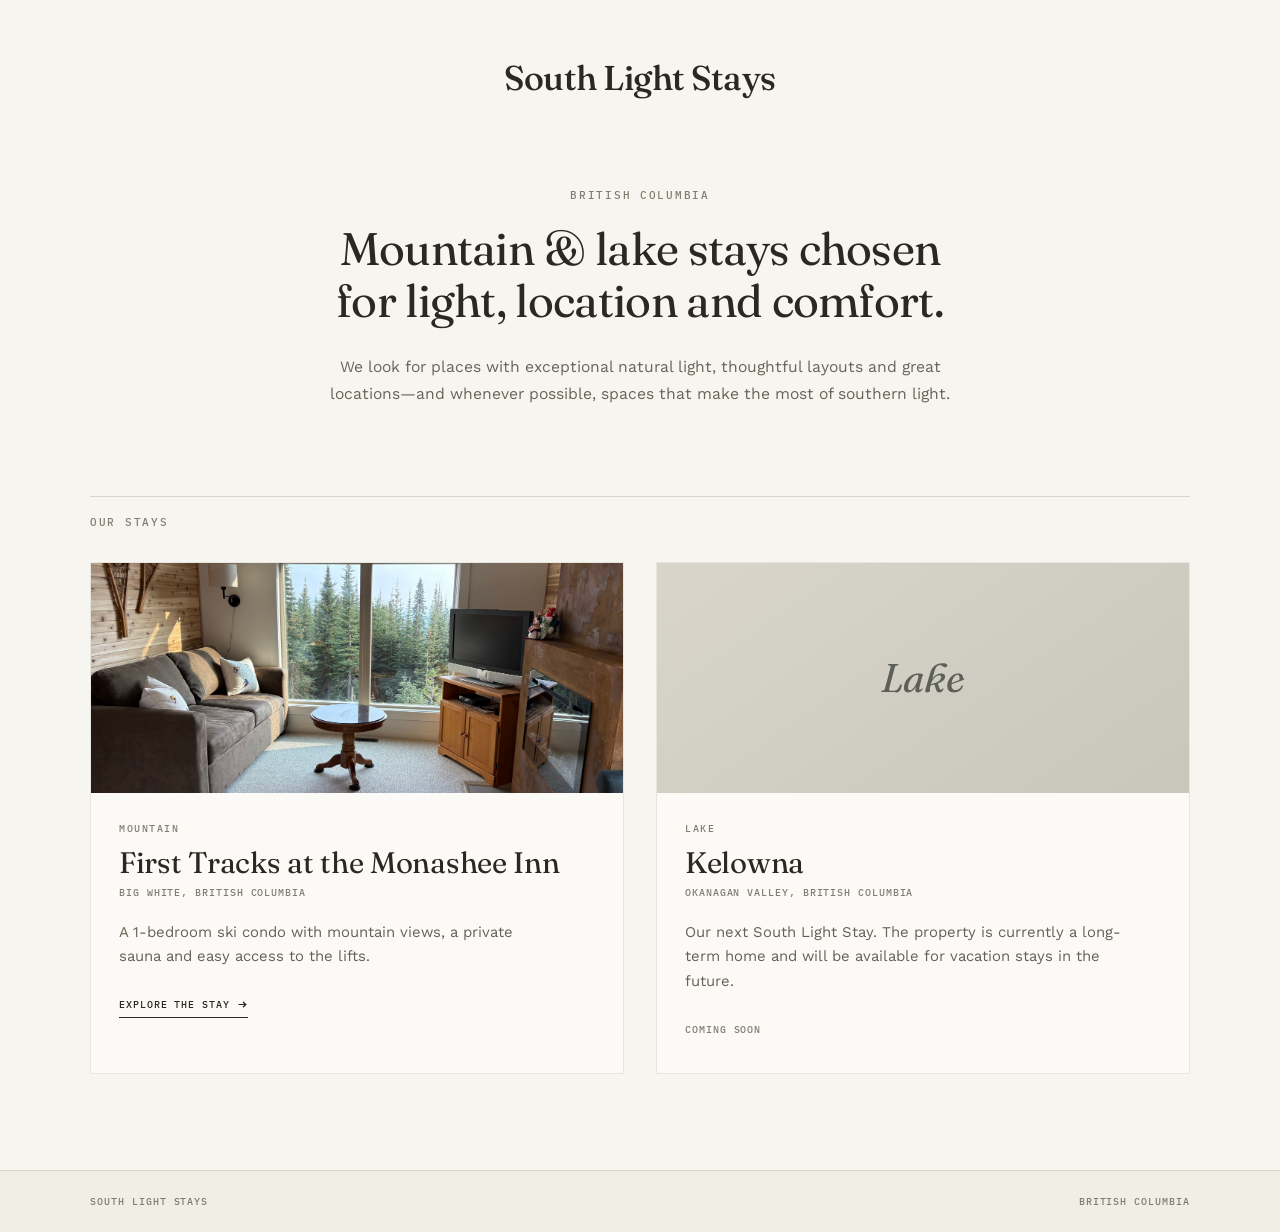
<file: index.html>
<!doctype html>
<html lang="en">
<head>
  <meta charset="UTF-8">

<meta
name="viewport"
content="width=device-width, initial-scale=1.0"

>

  <title>South Light Stays | Mountain &amp; Lake Vacation Rentals</title>

<meta
name="description"
content="South Light Stays offers thoughtfully chosen mountain and lake vacation rentals, selected for light, location and comfort."

>

  <meta name="robots" content="index, follow">

  <link
    rel="canonical"
    href="https://southlightstays.ca/"
  >

  <!-- Fonts -->

  <link rel="preconnect" href="https://fonts.googleapis.com">
  <link rel="preconnect" href="https://fonts.gstatic.com" crossorigin>

  <link
    href="https://fonts.googleapis.com/css2?family=Fraunces:opsz,wght@9..144,400;9..144,500;9..144,600&family=IBM+Plex+Mono:wght@400;500&family=Work+Sans:wght@400;500;600&display=swap"
    rel="stylesheet"
  >

  <!-- Styles -->

  <link
    rel="stylesheet"
    href="assets/styles.css"
  >

  <!-- Open Graph / social sharing -->

<meta
property="og:type"
content="website"

>

<meta
property="og:title"
content="South Light Stays | Mountain & Lake Vacation Rentals"

>

<meta
property="og:description"
content="Mountain and lake stays chosen for light, location and comfort."

>

<meta
property="og:url"
content="https://southlightstays.ca/"

>

<meta
property="og:site_name"
content="South Light Stays"

>

<meta
property="og:image"
content="https://southlightstays.ca/assets/monashee_living.jpg"

>

  <!-- Twitter / X sharing -->

<meta
name="twitter:card"
content="summary_large_image"

>

<meta
name="twitter:title"
content="South Light Stays | Mountain & Lake Vacation Rentals"

>

<meta
name="twitter:description"
content="Mountain and lake stays chosen for light, location and comfort."

>

<meta
name="twitter:image"
content="https://southlightstays.ca/assets/first-tracks.jpg"

>

  <!-- Structured data -->

  <script type="application/ld+json">
  {
    "@context": "https://schema.org",
    "@type": "Organization",
    "name": "South Light Stays",
    "url": "https://southlightstays.ca/"
  }
  </script>

</head>

<body class="brand-home">

<header class="brand-header">

  <div class="brand-header__inner">

    <a href="index.html" class="brand-logo">
      South Light Stays
    </a>

  </div>

</header>


<main>

  <!-- INTRODUCTION -->

  <section class="brand-intro">

    <div class="brand-intro__inner">

      <p class="brand-kicker">
        British Columbia
      </p>

      <h1>
        Mountain &amp; lake stays chosen for light, location and comfort.
      </h1>

      <p class="brand-intro__text">
        We look for places with exceptional natural light, thoughtful layouts and great locations—and whenever possible, spaces that make the most of southern light.
      </p>

    </div>

  </section>


  <!-- PROPERTIES -->

  <section class="properties" id="stays">

    <div class="properties__heading">
      <p class="brand-kicker">Our stays</p>
    </div>


    <div class="property-grid">


      <!-- MOUNTAIN -->

      <article class="property-card">

        <a
          href="mountain.html"
          class="property-card__image"
        >
          <img
            src="assets/photos/monashee_living2.jpg"
            alt="Living room at First Tracks at the Monashee Inn"
          >
        </a>

        <div class="property-card__content">

          <p class="property-card__type">
            Mountain
          </p>

          <h2>
            First Tracks at the Monashee Inn
          </h2>

          <p class="property-card__location">
            Big White, British Columbia
          </p>

          <p class="property-card__description">
            A 1-bedroom ski condo with mountain views, a private sauna
            and easy access to the lifts.
          </p>

          <a
            href="mountain.html"
            class="property-card__link"
          >
            Explore the stay <span>→</span>
          </a>

        </div>

      </article>


      <!-- LAKE -->

      <article class="property-card">

        <div class="property-card__image property-card__image--lake">
          <span>Lake</span>
        </div>

        <div class="property-card__content">

          <p class="property-card__type">
            Lake
          </p>

          <h2>
            Kelowna
          </h2>

          <p class="property-card__location">
            Okanagan Valley, British Columbia
          </p>

          <p class="property-card__description">
            Our next South Light Stay. The property is currently a
            long-term home and will be available for vacation stays
            in the future.
          </p>

          <span class="property-card__coming">
            Coming soon
          </span>

        </div>

      </article>


    </div>

  </section>

</main>


<footer class="brand-footer">

  <div class="brand-footer__inner">

    <span>South Light Stays</span>

    <span>British Columbia</span>

  </div>

</footer>

</body>
</html>
</file>
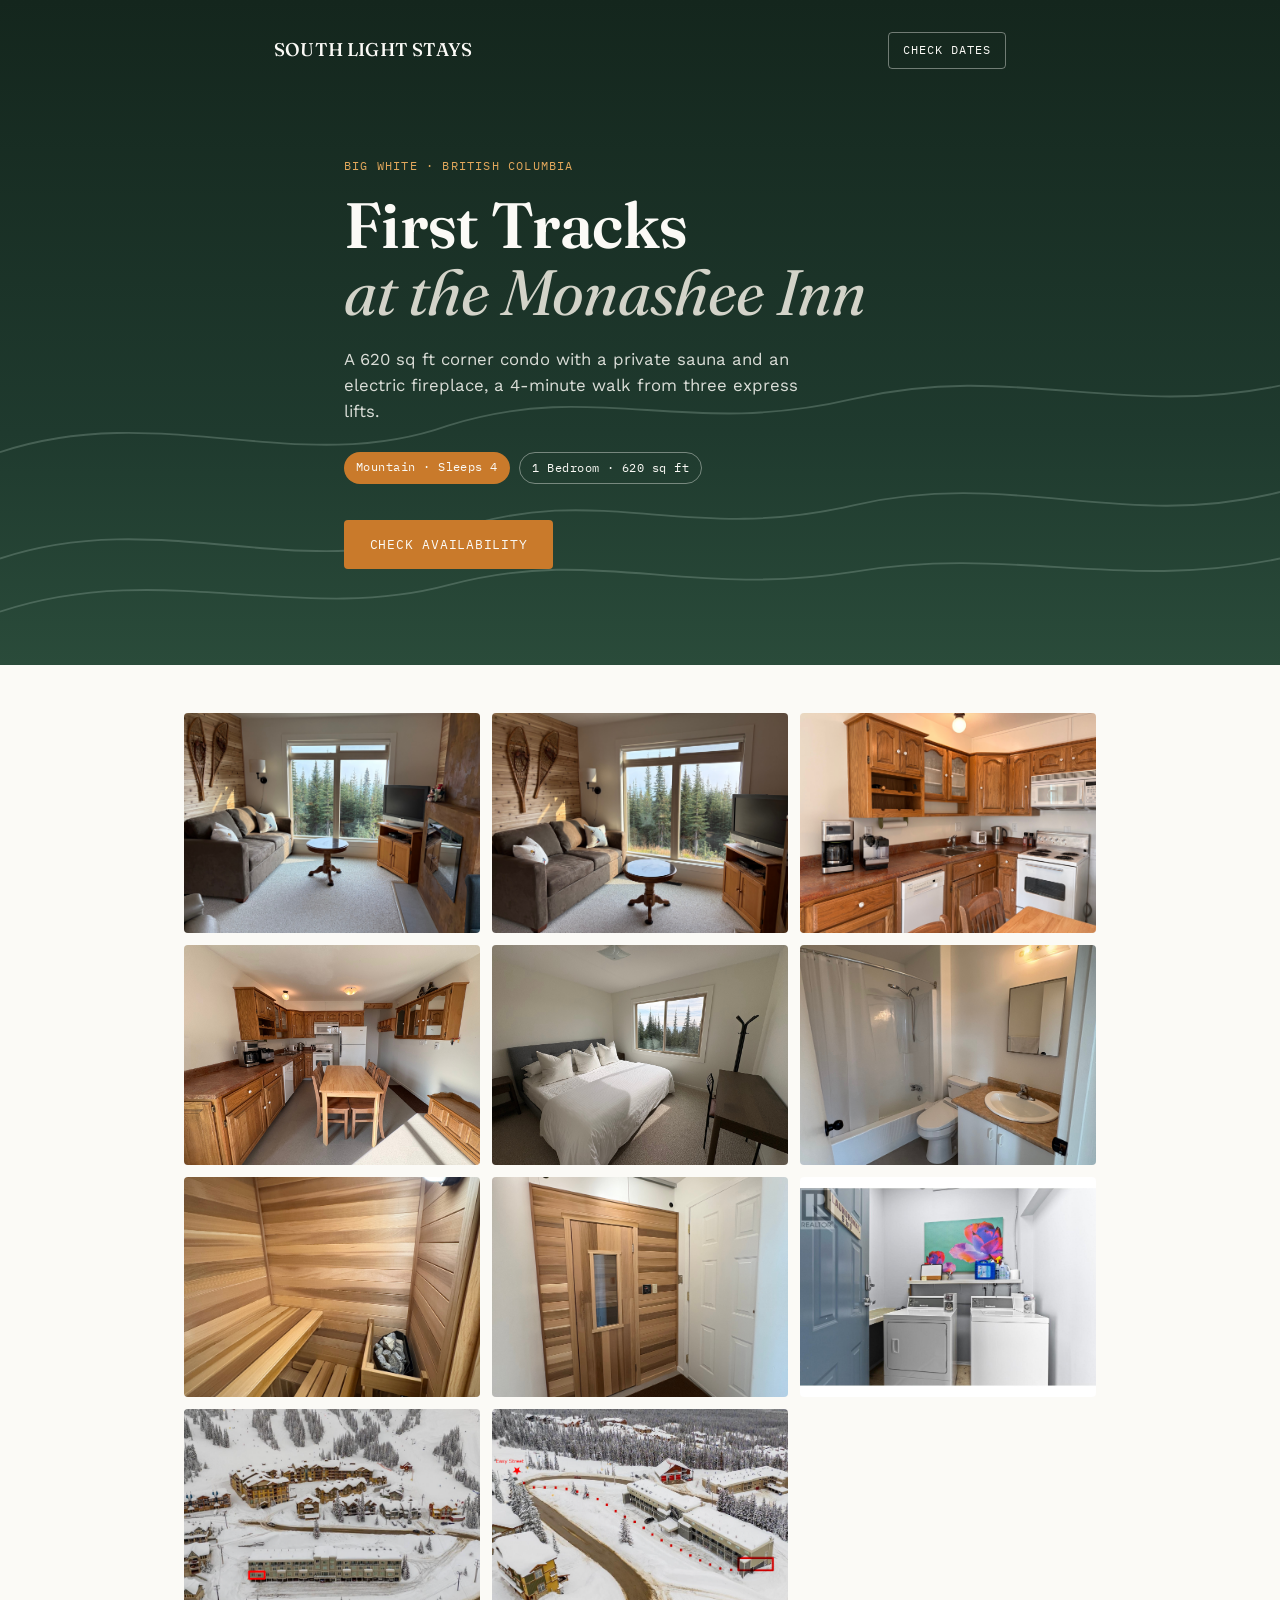
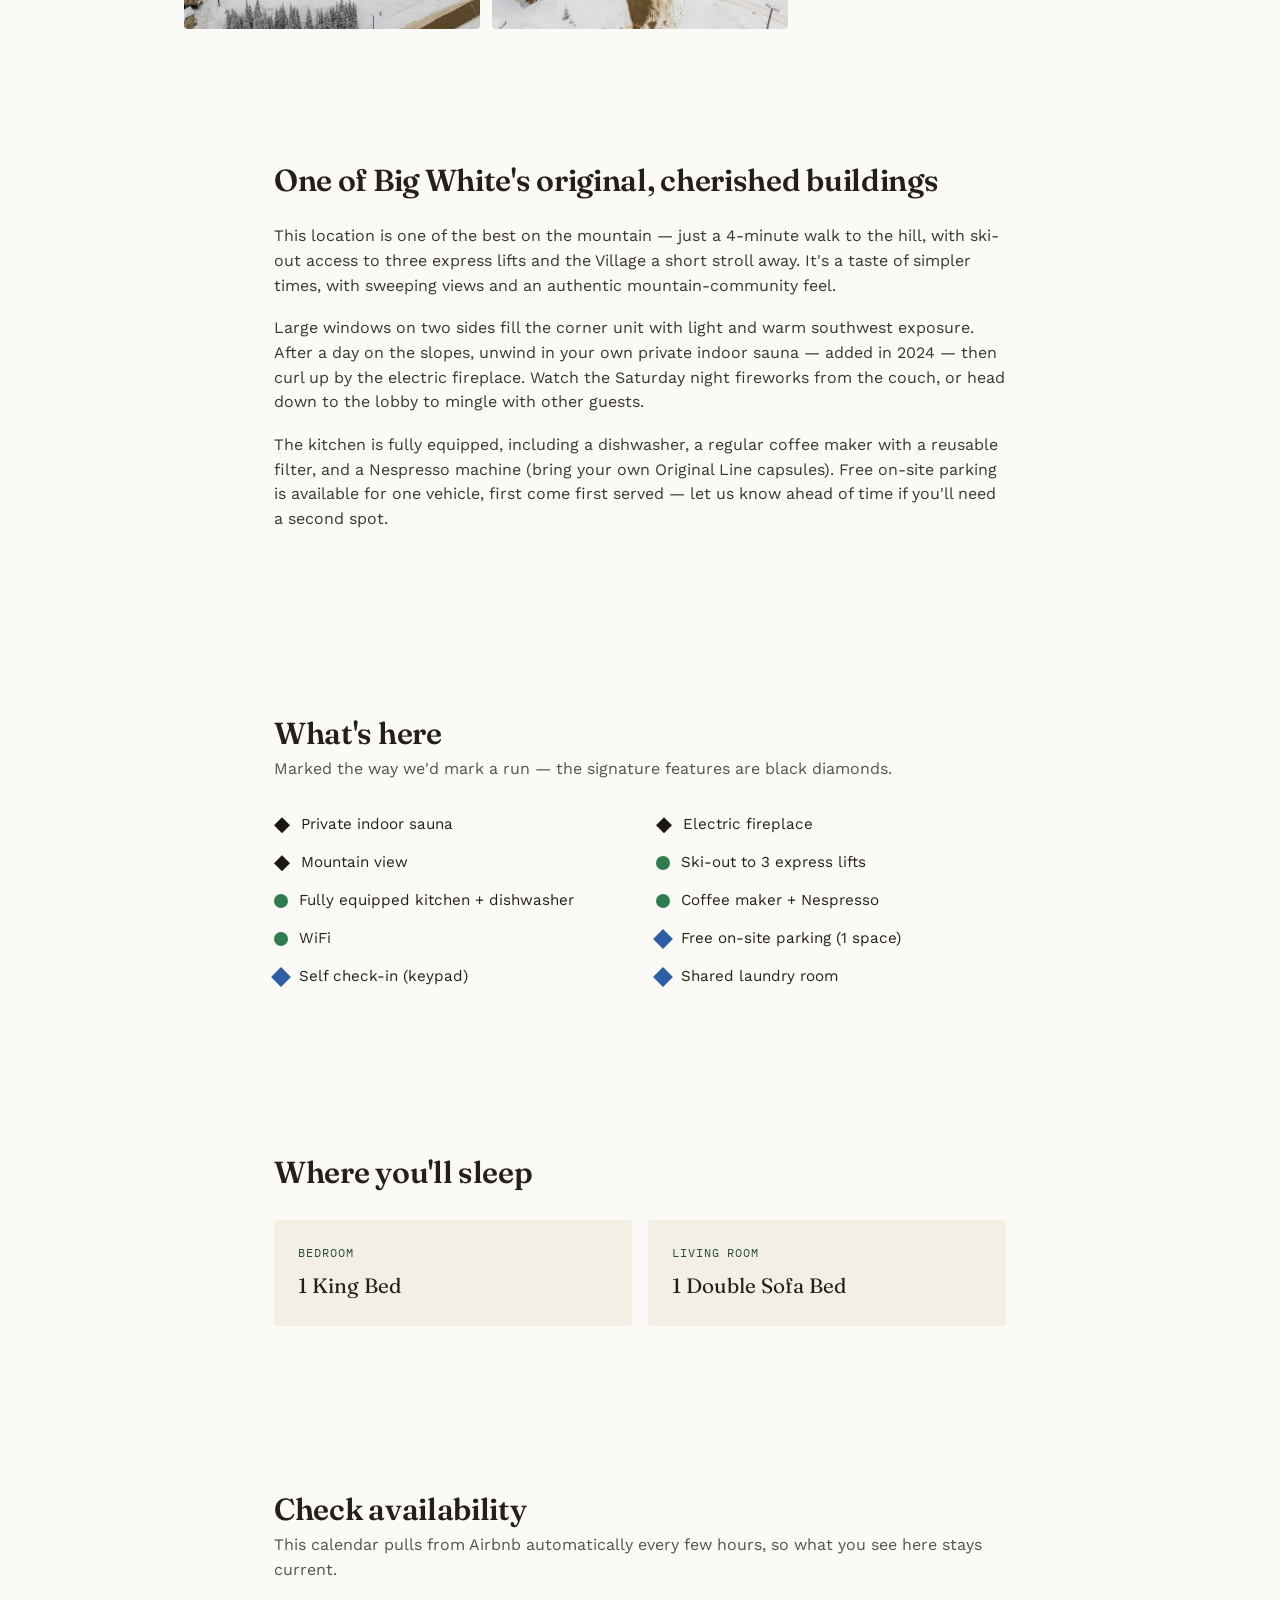
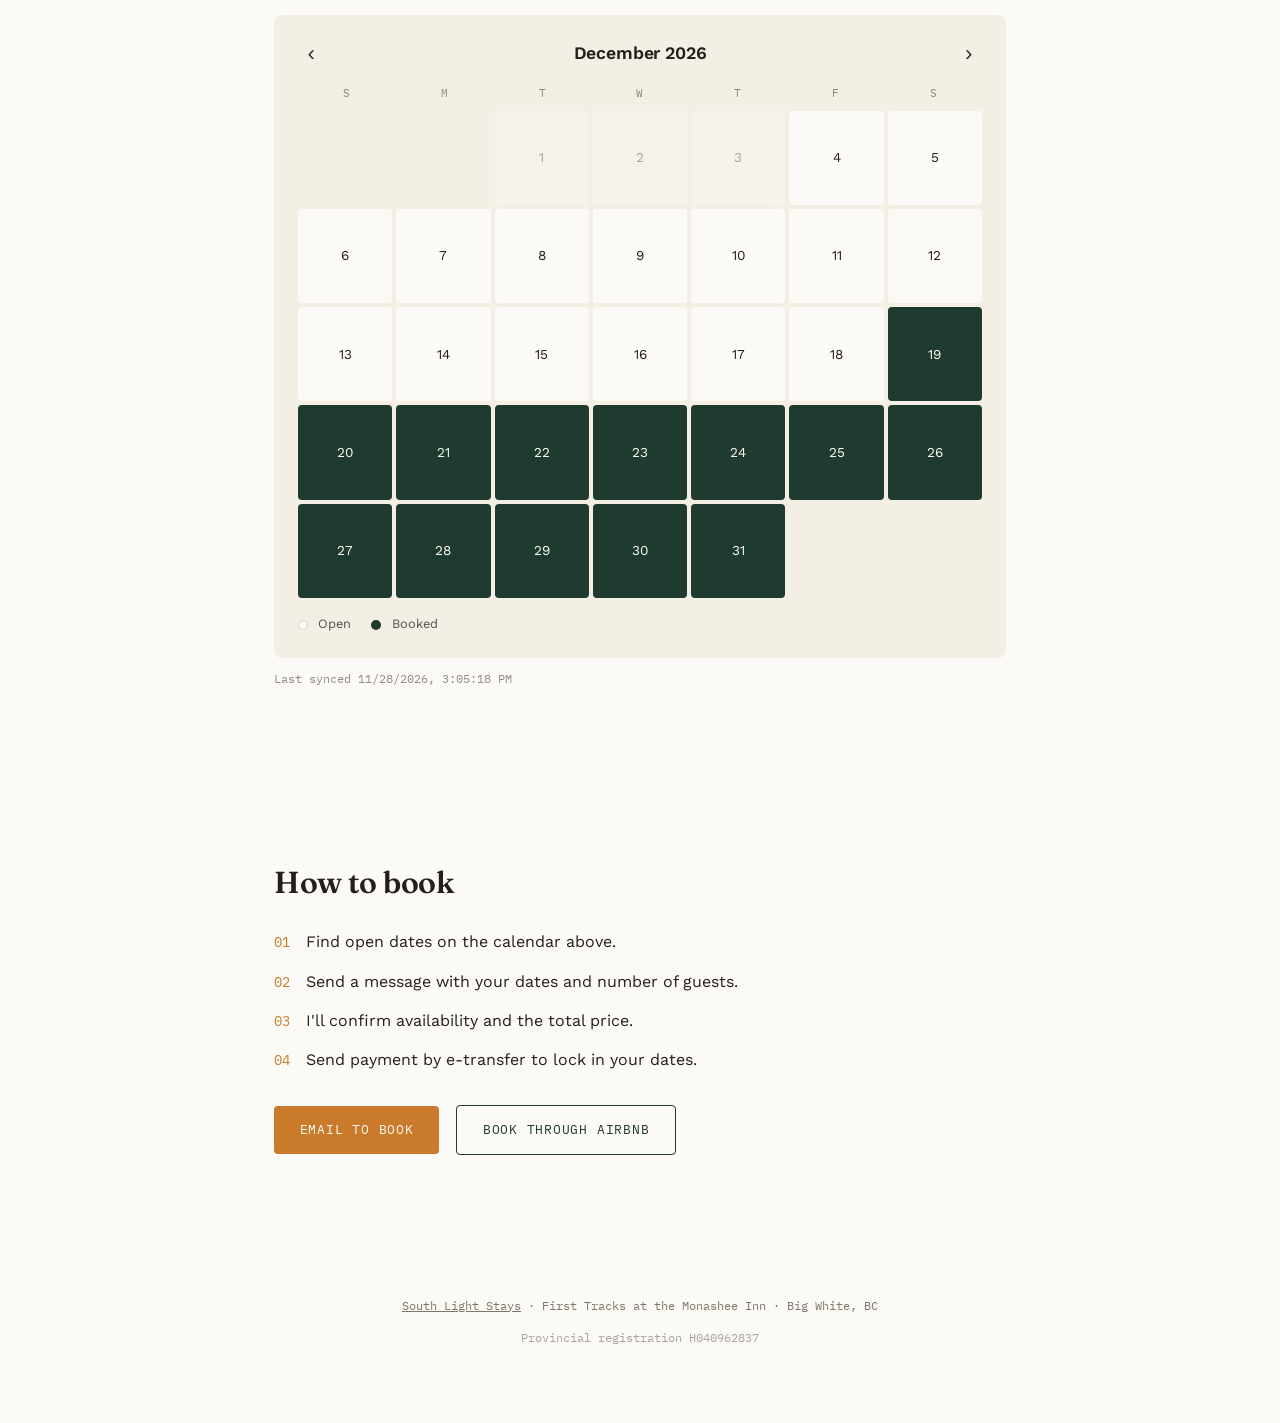
<file: mountain.html>
<!doctype html>
<html lang="en">
<head>
  <meta charset="UTF-8">

<meta
name="viewport"
content="width=device-width, initial-scale=1.0"

>

  <title>First Tracks at the Monashee Inn Inn | Big White Ski Rental</title>

<meta
name="description"
content="First Tracks at the Monashee Inn Inn is a comfortable ski vacation rental at Big White Ski Resort in British Columbia, offered by South Light Stays."

>

  <meta name="robots" content="index, follow">

  <link
    rel="canonical"
    href="https://southlightstays.ca/mountain.html"
  >

  <!-- Fonts -->

  <link rel="preconnect" href="https://fonts.googleapis.com">
  <link rel="preconnect" href="https://fonts.gstatic.com" crossorigin>

  <link
    href="https://fonts.googleapis.com/css2?family=Fraunces:opsz,wght@9..144,400;9..144,500;9..144,600&family=IBM+Plex+Mono:wght@400;500&family=Work+Sans:wght@400;500;600&display=swap"
    rel="stylesheet"
  >

  <!-- Styles -->

  <link
    rel="stylesheet"
    href="assets/styles.css"
  >

  <!-- Open Graph / social sharing -->

<meta
property="og:type"
content="website"

>

<meta
property="og:title"
content="First Tracks at the Monashee Inn Inn | Big White Ski Rental"

>

<meta
property="og:description"
content="A comfortable ski vacation rental at Big White Ski Resort in British Columbia, offered by South Light Stays."

>

<meta
property="og:url"
content="https://southlightstays.ca/mountain.html"

>

<meta
property="og:site_name"
content="South Light Stays"

>

<meta
property="og:image"
content="https://southlightstays.ca/assets/monashee_living.jpg"

>

  <!-- Twitter / X sharing -->

<meta
name="twitter:card"
content="summary_large_image"

>

<meta
name="twitter:title"
content="First Tracks at the Monashee Inn Inn | Big White Ski Rental"

>

<meta
name="twitter:description"
content="A comfortable ski vacation rental at Big White Ski Resort in British Columbia, offered by South Light Stays."

>

<meta
name="twitter:image"
content="https://southlightstays.ca/assets/monashee_living.jpg"

>

  <!-- Structured data -->

  <script type="application/ld+json">
  {
    "@context": "https://schema.org",
    "@type": "VacationRental",
    "name": "First Tracks at the Monashee Inn Inn",
    "description": "A ski vacation rental at Big White Ski Resort in British Columbia.",
    "url": "https://southlightstays.ca/mountain.html",
    "brand": {
      "@type": "Brand",
      "name": "South Light Stays"
    },
    "address": {
      "@type": "PostalAddress",
      "addressLocality": "Big White",
      "addressRegion": "British Columbia",
      "addressCountry": "CA"
    }
  }
  </script>

</head>


<body>


<header class="hero">

  <svg
    class="hero__contour"
    viewBox="0 0 1200 500"
    preserveAspectRatio="none"
    aria-hidden="true"
  >

    <path d="M0,420 C150,380 280,440 420,400 C560,360 640,410 800,380 C950,352 1050,400 1200,370" />

    <path d="M0,460 C150,420 280,470 420,440 C560,410 640,450 800,430 C950,410 1050,445 1200,420" />

    <path d="M0,340 C150,300 280,360 420,320 C560,285 640,330 800,300 C950,272 1050,315 1200,290" />

  </svg>


  <nav class="nav">

    <a class="nav__mark nav__mark--link" href="index.html">
      South Light Stays
    </a>

    <a class="nav__cta" href="#availability">
      Check dates
    </a>

  </nav>


  <div class="hero__content">

    <p class="eyebrow">
      Big White · British Columbia
    </p>

    <h1>
      First Tracks<br>
      <span>at the Monashee Inn</span>
    </h1>

    <p class="hero__sub">
      A 620 sq ft corner condo with a private sauna and an electric fireplace, a 4-minute walk from three express lifts.
    </p>

    <div class="hero__badges">

      <span class="badge">
        Mountain · Sleeps 4
      </span>

      <span class="badge badge--outline">
        1 Bedroom · 620 sq ft
      </span>

    </div>

    <a class="button" href="#availability">
      Check availability
    </a>

  </div>

</header>


<main>


<section class="gallery" id="gallery">

  <div class="gallery__grid">

    <img src="assets/photos/monashee_living2.jpg"
         alt="Living room with electric fireplace and mountain view"
         loading="lazy">

    <img src="assets/photos/monashee_living.jpg"
         alt=""
         loading="lazy">

    <img src="assets/photos/monashee_kitch.jpg"
         alt=""
         loading="lazy">

    <img src="assets/photos/monashee_kitch2.jpg"
         alt=""
         loading="lazy">

    <img src="assets/photos/monashee_bed.jpg"
         alt="Bedroom with king bed"
         loading="lazy">

    <img src="assets/photos/monashee_bath.jpg"
         alt=""
         loading="lazy">

    <img src="assets/photos/monashee_sauna.jpg"
         alt="Private indoor sauna"
         loading="lazy">

    <img src="assets/photos/monashee_sauna2.jpg"
         alt=""
         loading="lazy">

    <img src="assets/photos/laundry.jpg"
         alt=""
         loading="lazy">

    <img src="assets/photos/monashee_parking.png"
         alt=""
         loading="lazy">

    <img src="assets/photos/monashee_path.png"
         alt=""
         loading="lazy">

  </div>

</section>


<section class="story" id="story">

  <div class="story__text">

    <h2>
      One of Big White's original, cherished buildings
    </h2>

    <p>
      This location is one of the best on the mountain — just a 4-minute walk to the hill, with ski-out access to three express lifts and the Village a short stroll away. It's a taste of simpler times, with sweeping views and an authentic mountain-community feel.
    </p>

    <p>
      Large windows on two sides fill the corner unit with light and warm southwest exposure. After a day on the slopes, unwind in your own private indoor sauna — added in 2024 — then curl up by the electric fireplace. Watch the Saturday night fireworks from the couch, or head down to the lobby to mingle with other guests.
    </p>

    <p>
      The kitchen is fully equipped, including a dishwasher, a regular coffee maker with a reusable filter, and a Nespresso machine (bring your own Original Line capsules). Free on-site parking is available for one vehicle, first come first served — let us know ahead of time if you'll need a second spot.
    </p>

  </div>

</section>


<section class="amenities" id="amenities">

  <h2>What's here</h2>

  <p class="section__lede">
    Marked the way we'd mark a run — the signature features are black diamonds.
  </p>

  <ul class="amenity-grid">

    <li class="amenity">
      <span class="run-mark run-mark--black"></span>
      Private indoor sauna
    </li>

    <li class="amenity">
      <span class="run-mark run-mark--black"></span>
      Electric fireplace
    </li>

    <li class="amenity">
      <span class="run-mark run-mark--black"></span>
      Mountain view
    </li>

    <li class="amenity">
      <span class="run-mark run-mark--green"></span>
      Ski-out to 3 express lifts
    </li>

    <li class="amenity">
      <span class="run-mark run-mark--green"></span>
      Fully equipped kitchen + dishwasher
    </li>

    <li class="amenity">
      <span class="run-mark run-mark--green"></span>
      Coffee maker + Nespresso
    </li>

    <li class="amenity">
      <span class="run-mark run-mark--green"></span>
      WiFi
    </li>

    <li class="amenity">
      <span class="run-mark run-mark--blue"></span>
      Free on-site parking (1 space)
    </li>

    <li class="amenity">
      <span class="run-mark run-mark--blue"></span>
      Self check-in (keypad)
    </li>

    <li class="amenity">
      <span class="run-mark run-mark--blue"></span>
      Shared laundry room
    </li>

  </ul>

</section>


<section class="sleep" id="sleep">

  <h2>Where you'll sleep</h2>

  <div class="sleep-grid">

    <div class="sleep-card">
      <p class="sleep-card__room">Bedroom</p>
      <p class="sleep-card__bed">1 King Bed</p>
    </div>

    <div class="sleep-card">
      <p class="sleep-card__room">Living Room</p>
      <p class="sleep-card__bed">1 Double Sofa Bed</p>
    </div>

  </div>

</section>


<section class="availability" id="availability">

  <h2>Check availability</h2>

  <p class="section__lede">
    This calendar pulls from Airbnb automatically every few hours, so what you see here stays current.
  </p>

  <div class="calendar" id="calendar">

    <div class="calendar__header">

      <button id="prevMonth" aria-label="Previous month">
        ‹
      </button>

      <h3 id="calendarLabel"></h3>

      <button id="nextMonth" aria-label="Next month">
        ›
      </button>

    </div>


    <div class="calendar__weekdays">
      <span>S</span>
      <span>M</span>
      <span>T</span>
      <span>W</span>
      <span>T</span>
      <span>F</span>
      <span>S</span>
    </div>


    <div class="calendar__grid" id="calendarGrid"></div>


    <div class="calendar__legend">

      <span>
        <i class="dot dot--free"></i>
        Open
      </span>

      <span>
        <i class="dot dot--busy"></i>
        Booked
      </span>

    </div>

  </div>

  <p class="calendar__updated" id="lastUpdated"></p>

</section>


<section class="how" id="book">

  <h2>How to book</h2>

  <ol class="how-list">

    <li>
      <span class="how-list__num">01</span>
      Find open dates on the calendar above.
    </li>

    <li>
      <span class="how-list__num">02</span>
      Send a message with your dates and number of guests.
    </li>

    <li>
      <span class="how-list__num">03</span>
      I'll confirm availability and the total price.
    </li>

    <li>
      <span class="how-list__num">04</span>
      Send payment by e-transfer to lock in your dates.
    </li>

  </ol>


  <a
    class="button"
    href="mailto:bbeline@gmail.com?subject=First%20Tracks%20booking%20request"
  >
    Email to book
  </a>

  <a
  href="https://airbnb.ca/h/firsttracks"
  class="button button--secondary"
  target="_blank"
  rel="noopener noreferrer"
    >
  Book through Airbnb
  </a>

</section>


</main>


<footer class="footer">

  <p>
    <a href="index.html">South Light Stays</a>
    · First Tracks at the Monashee Inn
    · Big White, BC
  </p>

  <p class="footer__muted">
    Provincial registration H040962837
  </p>

</footer>


<script src="assets/script.js"></script>

</body>
</html>
</file>
<file: assets/styles.css>
/* ---------------------------------------------------
   Design tokens
--------------------------------------------------- */

:root {
  --pine-950: #14261D;
  --pine-800: #1F3A2E;
  --pine-700: #2A4B3A;

  --snow-050: #FBFAF6;
  --snow-100: #F3EFE5;

  --amber-500: #C97A2B;
  --amber-300: #E3A85C;

  --charcoal-900: #241F1B;
  --mist-400: #8FA89B;

  --rust-500: #A63D2F;

  --run-green: #2E7D4F;
  --run-blue: #2C5FA6;
  --run-black: #1B1712;

  --font-display: "Fraunces", serif;
  --font-body: "Work Sans", sans-serif;
  --font-mono: "IBM Plex Mono", monospace;

  --radius: 4px;
}


/* ---------------------------------------------------
   Global
--------------------------------------------------- */

* {
  box-sizing: border-box;
}

html {
  scroll-behavior: smooth;
}

body {
  margin: 0;
  font-family: var(--font-body);
  color: var(--charcoal-900);
  background: var(--snow-050);
  line-height: 1.55;
}

h1,
h2,
h3 {
  font-family: var(--font-display);
  font-weight: 600;
  letter-spacing: -0.01em;
  margin: 0;
}

a {
  color: inherit;
}

section {
  max-width: 780px;
  margin: 0 auto;
  padding: 5rem 1.5rem;
}

.section__lede {
  color: #55524B;
  margin-top: -0.5rem;
  margin-bottom: 2rem;
}


/* ===================================================
   FIRST TRACKS / MOUNTAIN PROPERTY PAGE
   =================================================== */


/* ---------------------------------------------------
   Hero
--------------------------------------------------- */

.hero {
  position: relative;
  background: linear-gradient(
    180deg,
    var(--pine-950) 0%,
    var(--pine-800) 65%,
    var(--pine-700) 100%
  );
  color: var(--snow-050);
  overflow: hidden;
  padding-bottom: 6rem;
}

.hero__contour {
  position: absolute;
  inset: 0;
  width: 100%;
  height: 100%;
  opacity: 0.35;
}

.hero__contour path {
  fill: none;
  stroke: var(--mist-400);
  stroke-width: 1.4;
}


/* ---------------------------------------------------
   Property navigation
--------------------------------------------------- */

.nav {
  position: relative;
  z-index: 2;

  display: flex;
  align-items: center;
  justify-content: space-between;

  max-width: 780px;
  margin: 0 auto;

  padding: 2rem 1.5rem 0;
}

.nav__mark {
  font-family: var(--font-mono);
  text-transform: uppercase;
  letter-spacing: 0.12em;
  font-size: 0.8rem;
}


/* South Light Stays brand link */

.nav__mark--link {
  font-family: var(--font-display);
  font-size: 1.15rem;
  font-weight: 500;
  line-height: 1.2;
  letter-spacing: 0.01em;

  color: var(--snow-050);
  text-decoration: none;

  transition: color 0.2s ease;
}

.nav__mark--link:hover {
  color: var(--amber-300);
}


/* Check dates */

.nav__cta {
  font-family: var(--font-mono);
  font-size: 0.75rem;
  text-transform: uppercase;
  letter-spacing: 0.08em;

  text-decoration: none;

  border: 1px solid rgba(251, 250, 246, 0.4);
  padding: 0.5rem 0.9rem;

  border-radius: var(--radius);

  transition:
    border-color 0.2s ease,
    background 0.2s ease;
}

.nav__cta:hover {
  border-color: var(--amber-300);
  background: rgba(201, 122, 43, 0.15);
}


/* ---------------------------------------------------
   Hero content
--------------------------------------------------- */

.hero__content {
  position: relative;
  z-index: 2;

  max-width: 640px;
  margin: 0 auto;

  padding: 5.5rem 1.5rem 0;

  text-align: left;
}

.eyebrow {
  font-family: var(--font-mono);
  font-size: 0.75rem;
  letter-spacing: 0.1em;
  text-transform: uppercase;

  color: var(--amber-300);

  margin: 0 0 1rem;
}

.hero h1 {
  font-size: clamp(2.6rem, 6vw, 4rem);
  line-height: 1.05;

  margin-bottom: 1.25rem;
}

.hero h1 span {
  color: var(--snow-100);
  font-weight: 400;
  font-style: italic;
  opacity: 0.85;
}

.hero__sub {
  font-size: 1.05rem;
  max-width: 46ch;

  color: rgba(251, 250, 246, 0.85);

  margin-bottom: 1.75rem;
}


/* ---------------------------------------------------
   Property badges
--------------------------------------------------- */

.hero__badges {
  display: flex;
  gap: 0.6rem;
  flex-wrap: wrap;

  margin-bottom: 2.25rem;
}

.badge {
  font-family: var(--font-mono);
  font-size: 0.72rem;
  letter-spacing: 0.04em;

  padding: 0.4rem 0.75rem;

  border-radius: 999px;

  background: var(--amber-500);
  color: var(--snow-050);
}

.badge--outline {
  background: transparent;
  border: 1px solid rgba(251, 250, 246, 0.4);
}


/* ---------------------------------------------------
   Buttons
--------------------------------------------------- */

.button {
  display: inline-block;

  font-family: var(--font-mono);
  font-size: 0.8rem;
  letter-spacing: 0.06em;
  text-transform: uppercase;

  text-decoration: none;

  color: var(--snow-050);
  background: var(--amber-500);

  padding: 0.9rem 1.6rem;

  border-radius: var(--radius);

  transition:
    background 0.2s ease,
    transform 0.15s ease;
}

.button:hover {
  background: var(--amber-300);
  transform: translateY(-1px);
}


/* Secondary / Airbnb button */

.button--secondary {
  color: var(--pine-800);
  background: transparent;

  border: 1px solid var(--pine-800);

  margin-left: 0.75rem;
}

.button--secondary:hover {
  color: var(--snow-050);
  background: var(--pine-800);
}


/* ---------------------------------------------------
   Gallery
--------------------------------------------------- */

.gallery {
  padding-top: 3rem;
  padding-bottom: 3rem;

  max-width: 960px;
}

.gallery__grid {
  display: grid;
  grid-template-columns: repeat(3, 1fr);

  gap: 0.75rem;
}

.gallery__grid img {
  width: 100%;
  height: 220px;

  object-fit: cover;

  border-radius: var(--radius);

  background: var(--snow-100);
}

.gallery__note {
  font-family: var(--font-mono);
  font-size: 0.72rem;

  color: #918D82;

  margin-top: 0.75rem;
}


/* ---------------------------------------------------
   Story
--------------------------------------------------- */

.story {
  display: block;
}

.story__marker {
  color: var(--run-black);
  font-size: 1.4rem;

  margin-bottom: 0.75rem;
}

.story h2 {
  font-size: 1.9rem;

  margin-bottom: 1.25rem;
}

.story p {
  margin: 0 0 1.1rem;

  color: #3A362F;
}


/* ---------------------------------------------------
   Amenities
--------------------------------------------------- */

.amenities h2 {
  font-size: 1.9rem;

  margin-bottom: 0.5rem;
}

.amenity-grid {
  list-style: none;

  margin: 0;
  padding: 0;

  display: grid;
  grid-template-columns: repeat(2, 1fr);

  gap: 0.9rem 2rem;
}

.amenity {
  display: flex;
  align-items: center;

  gap: 0.7rem;

  font-size: 0.95rem;
}

.run-mark {
  flex: none;

  width: 14px;
  height: 14px;

  display: inline-block;
}

.run-mark--green {
  background: var(--run-green);

  border-radius: 50%;
}

.run-mark--blue {
  background: var(--run-blue);

  transform: rotate(45deg);
}

.run-mark--black {
  background: var(--run-black);

  clip-path: polygon(
    50% 0%,
    100% 50%,
    50% 100%,
    0% 50%
  );

  width: 16px;
  height: 16px;
}


/* ---------------------------------------------------
   Sleeping arrangements
--------------------------------------------------- */

.sleep h2 {
  font-size: 1.9rem;

  margin-bottom: 1.5rem;
}

.sleep-grid {
  display: grid;
  grid-template-columns: repeat(2, 1fr);

  gap: 1rem;
}

.sleep-card {
  background: var(--snow-100);

  border-radius: var(--radius);

  padding: 1.5rem;
}

.sleep-card__room {
  font-family: var(--font-mono);
  font-size: 0.72rem;

  text-transform: uppercase;
  letter-spacing: 0.08em;

  color: var(--pine-700);

  margin: 0 0 0.5rem;
}

.sleep-card__bed {
  font-family: var(--font-display);
  font-size: 1.3rem;

  margin: 0;
}


/* ---------------------------------------------------
   Availability calendar
--------------------------------------------------- */

.availability h2 {
  font-size: 1.9rem;

  margin-bottom: 0.5rem;
}

.calendar {
  background: var(--snow-100);

  border-radius: 8px;

  padding: 1.5rem;
}

.calendar__header {
  display: flex;
  align-items: center;
  justify-content: space-between;

  margin-bottom: 1rem;
}

.calendar__header button {
  background: none;
  border: none;

  font-size: 1.4rem;

  cursor: pointer;

  color: var(--pine-800);

  line-height: 1;

  padding: 0.25rem 0.6rem;
}

.calendar__header h3 {
  font-size: 1.1rem;

  font-family: var(--font-body);
  font-weight: 600;
}

.calendar__weekdays {
  display: grid;
  grid-template-columns: repeat(7, 1fr);

  font-family: var(--font-mono);
  font-size: 0.7rem;

  text-align: center;

  color: #8A8577;

  margin-bottom: 0.5rem;
}

.calendar__grid {
  display: grid;
  grid-template-columns: repeat(7, 1fr);

  gap: 4px;
}

.day {
  aspect-ratio: 1 / 1;

  display: flex;
  align-items: center;
  justify-content: center;

  border-radius: 4px;

  font-size: 0.85rem;

  background: var(--snow-050);
  color: var(--charcoal-900);
}

.day--empty {
  background: transparent;
}

.day--busy {
  background: var(--pine-800);
  color: var(--snow-050);
}

.day--past {
  opacity: 0.35;
}

.calendar__legend {
  display: flex;

  gap: 1.25rem;

  margin-top: 1rem;

  font-size: 0.8rem;

  color: #55524B;
}

.dot {
  display: inline-block;

  width: 10px;
  height: 10px;

  border-radius: 50%;

  margin-right: 0.4rem;

  vertical-align: middle;
}

.dot--free {
  background: var(--snow-050);

  border: 1px solid #D8D3C6;
}

.dot--busy {
  background: var(--pine-800);
}

.calendar__updated {
  font-family: var(--font-mono);
  font-size: 0.72rem;

  color: #918D82;

  margin-top: 0.75rem;
}


/* ---------------------------------------------------
   How to book
--------------------------------------------------- */

.how h2 {
  font-size: 1.9rem;

  margin-bottom: 1.5rem;
}

.how-list {
  list-style: none;

  margin: 0 0 2rem;
  padding: 0;

  display: grid;

  gap: 0.9rem;
}

.how-list li {
  display: flex;
  align-items: baseline;

  gap: 1rem;

  font-size: 1rem;
}

.how-list__num {
  font-family: var(--font-mono);

  color: var(--amber-500);

  font-size: 0.85rem;
}


/* ---------------------------------------------------
   Property-page footer
--------------------------------------------------- */

.footer {
  text-align: center;

  padding: 3rem 1.5rem 4rem;

  font-family: var(--font-mono);
  font-size: 0.78rem;

  color: #7C7869;
}

.footer__muted {
  opacity: 0.65;

  margin-top: 0.35rem;
}


/* ===================================================
   SOUTH LIGHT STAYS — HOMEPAGE
   =================================================== */


/* ---------------------------------------------------
   Homepage base
--------------------------------------------------- */

body.brand-home {
  margin: 0;
  padding: 0;

  background: #f7f5ef;
  color: #292821;
}


/* ---------------------------------------------------
   Homepage header
--------------------------------------------------- */

body.brand-home .brand-header {
  width: 100%;

  margin: 0;
  padding: 0;

  background: #f7f5ef;

  border: 0;
}

body.brand-home .brand-header__inner {
  width: calc(100% - 4rem);
  max-width: 1100px;

  margin: 0 auto;

  padding: 3.75rem 0 1rem;

  display: flex;
  align-items: center;
  justify-content: center;
}

body.brand-home .brand-logo {
  display: inline-block;

  margin: 0;
  padding: 0;

  font-family: var(--font-display);

  font-size: 2.15rem;
  font-weight: 500;

  line-height: 1.05;

  letter-spacing: -0.015em;

  color: #292821;

  text-decoration: none;

  transition: opacity 0.2s ease;
}

body.brand-home .brand-logo:hover {
  opacity: 0.7;
}


/* ---------------------------------------------------
   Homepage introduction
--------------------------------------------------- */

body.brand-home .brand-intro {
  width: calc(100% - 4rem);
  max-width: 1100px;

  margin: 0 auto;

  padding: 4.75rem 0 5.5rem;

  text-align: center;
}

body.brand-home .brand-intro__inner {
  max-width: 760px;

  margin: 0 auto;
  padding: 0;
}

body.brand-home .brand-kicker {
  margin: 0 0 1.25rem;
  padding: 0;

  font-family: var(--font-mono);

  font-size: 0.67rem;
  font-weight: 500;

  line-height: 1.4;

  text-transform: uppercase;
  letter-spacing: 0.16em;

  color: #817d70;
}

body.brand-home .brand-intro h1 {
  max-width: 660px;

  margin: 0 auto 1.6rem;
  padding: 0;

  font-family: var(--font-display);

  font-size: clamp(2rem, 4vw, 2.85rem);
  font-weight: 400;

  line-height: 1.14;

  letter-spacing: -0.015em;

  color: #292821;
}

body.brand-home .brand-intro__text {
  max-width: 620px;

  margin: 0 auto;
  padding: 0;

  font-family: var(--font-body);

  font-size: 0.98rem;

  line-height: 1.75;

  color: #686459;
}


/* ---------------------------------------------------
   Homepage properties section
--------------------------------------------------- */

body.brand-home .properties {
  width: calc(100% - 4rem);
  max-width: 1100px;

  margin: 0 auto;

  padding: 0 0 6rem;
}

body.brand-home .properties__heading {
  margin: 0 0 2rem;

  padding: 1.15rem 0 0;

  border-top: 1px solid rgba(41, 40, 33, 0.16);
}

body.brand-home .properties__heading .brand-kicker {
  margin: 0;
}


/* ---------------------------------------------------
   Property grid
--------------------------------------------------- */

body.brand-home .property-grid {
  width: 100%;

  margin: 0;
  padding: 0;

  display: grid;

  grid-template-columns: repeat(2, minmax(0, 1fr));

  gap: 2rem;
}


/* ---------------------------------------------------
   Property cards
--------------------------------------------------- */

body.brand-home .property-card {
  min-width: 0;

  margin: 0;
  padding: 0;

  background: #fbfaf6;

  border: 1px solid rgba(41, 40, 33, 0.1);

  border-radius: 0;

  overflow: hidden;
}


/* ---------------------------------------------------
   Property card images
--------------------------------------------------- */

body.brand-home .property-card__image {
  display: block;

  width: 100%;
  height: 230px;

  margin: 0;
  padding: 0;

  overflow: hidden;

  background: #ddd9ce;
}

body.brand-home .property-card__image img {
  display: block;

  width: 100%;
  height: 100%;

  margin: 0;
  padding: 0;

  object-fit: cover;

  transition: transform 500ms ease;
}

body.brand-home .property-card__image:hover img {
  transform: scale(1.025);
}


/* ---------------------------------------------------
   Lake placeholder
--------------------------------------------------- */

body.brand-home .property-card__image--lake {
  display: flex;

  align-items: center;
  justify-content: center;

  background:
    linear-gradient(
      145deg,
      #d9d5c9 0%,
      #c8c7bc 100%
    );
}

body.brand-home .property-card__image--lake span {
  margin: 0;
  padding: 0;

  font-family: var(--font-display);

  font-size: 2.5rem;

  font-style: italic;
  font-weight: 400;

  color: #5c6059;
}


/* ---------------------------------------------------
   Property card content
--------------------------------------------------- */

body.brand-home .property-card__content {
  margin: 0;

  padding: 1.75rem 1.75rem 2rem;
}

body.brand-home .property-card__type {
  margin: 0 0 0.65rem;
  padding: 0;

  font-family: var(--font-mono);

  font-size: 0.65rem;
  font-weight: 500;

  line-height: 1.4;

  text-transform: uppercase;
  letter-spacing: 0.15em;

  color: #817d70;
}

body.brand-home .property-card h2 {
  margin: 0 0 0.45rem;
  padding: 0;

  font-family: var(--font-display);

  font-size: 1.85rem;
  font-weight: 400;

  line-height: 1.12;

  letter-spacing: -0.01em;

  color: #292821;
}

body.brand-home .property-card__location {
  margin: 0 0 1.2rem;
  padding: 0;

  font-family: var(--font-mono);

  font-size: 0.64rem;
  font-weight: 500;

  line-height: 1.4;

  text-transform: uppercase;
  letter-spacing: 0.09em;

  color: #817d70;
}

body.brand-home .property-card__description {
  max-width: 440px;

  margin: 0 0 1.4rem;
  padding: 0;

  font-family: var(--font-body);

  font-size: 0.93rem;

  line-height: 1.65;

  color: #656156;
}


/* ---------------------------------------------------
   Property links
--------------------------------------------------- */

body.brand-home .property-card__link {
  display: inline-flex;

  align-items: center;

  gap: 0.5rem;

  margin: 0;
  padding: 0 0 0.3rem;

  font-family: var(--font-mono);

  font-size: 0.65rem;
  font-weight: 500;

  line-height: 1.4;

  text-transform: uppercase;
  letter-spacing: 0.09em;

  color: #292821;

  text-decoration: none;

  border-bottom: 1px solid #292821;
}

body.brand-home .property-card__link span {
  margin: 0;
  padding: 0;

  font-size: 0.95rem;

  line-height: 1;

  transition: transform 200ms ease;
}

body.brand-home .property-card__link:hover span {
  transform: translateX(3px);
}


/* ---------------------------------------------------
   Coming soon
--------------------------------------------------- */

body.brand-home .property-card__coming {
  display: inline-block;

  margin: 0;
  padding: 0;

  font-family: var(--font-mono);

  font-size: 0.65rem;
  font-weight: 500;

  line-height: 1.4;

  text-transform: uppercase;
  letter-spacing: 0.09em;

  color: #817d70;
}


/* ---------------------------------------------------
   Homepage footer
--------------------------------------------------- */

body.brand-home .brand-footer {
  width: 100%;

  margin: 0;
  padding: 0;

  background: #f1eee6;

  border-top: 1px solid rgba(41, 40, 33, 0.12);
}

body.brand-home .brand-footer__inner {
  width: calc(100% - 4rem);
  max-width: 1100px;

  margin: 0 auto;

  padding: 1.5rem 0;

  display: flex;

  align-items: center;
  justify-content: space-between;

  font-family: var(--font-mono);

  font-size: 0.6rem;
  font-weight: 500;

  line-height: 1.4;

  text-transform: uppercase;
  letter-spacing: 0.1em;

  color: #817d70;
}


/* ===================================================
   RESPONSIVE — TABLET / MOBILE
   =================================================== */

@media (max-width: 720px) {


  /* =================================================
     PROPERTY PAGE
     ================================================= */


  .hero {
    padding-bottom: 3.5rem;
  }


  /* Navigation */

  .nav {
    max-width: none;

    padding: 1.35rem 1.15rem 0;
  }

  .nav__mark--link {
    font-size: 1rem;
  }

  .nav__cta {
    font-size: 0.65rem;

    padding: 0.45rem 0.7rem;
  }


  /* Hero */

  .hero__content {
    max-width: none;

    padding: 3.75rem 1.15rem 0;
  }

  .hero h1 {
    font-size: clamp(2.35rem, 10vw, 3.1rem);

    line-height: 1.04;
  }

  .hero__sub {
    font-size: 0.98rem;

    line-height: 1.6;
  }


  /* Badges */

  .hero__badges {
    gap: 0.45rem;

    margin-bottom: 1.75rem;
  }

  .badge {
    font-size: 0.65rem;

    padding: 0.35rem 0.6rem;
  }


  /* Buttons */

  .button {
    font-size: 0.7rem;

    padding: 0.8rem 1.15rem;
  }

  .button--secondary {
    margin-left: 0.45rem;
  }


  /* Gallery */

  .gallery {
    max-width: none;

    padding: 2rem 1.15rem;
  }

  .gallery__grid {
    grid-template-columns: 1fr;

    gap: 0.65rem;
  }

  .gallery__grid img {
    height: 210px;
  }


  /* General sections */

  section {
    padding: 3.5rem 1.15rem;
  }

  .story h2,
  .amenities h2,
  .sleep h2,
  .availability h2,
  .how h2 {
    font-size: 1.7rem;
  }


  /* Amenities */

  .amenity-grid {
    grid-template-columns: 1fr;
  }


  /* Sleeping */

  .sleep-grid {
    grid-template-columns: 1fr;
  }


  /* Calendar */

  .calendar {
    padding: 1rem;
  }

  .calendar__grid {
    gap: 3px;
  }

  .day {
    font-size: 0.75rem;
  }


  /* Booking list */

  .how-list li {
    gap: 0.75rem;

    font-size: 0.92rem;
  }


  /* Footer */

  .footer {
    padding: 2.5rem 1.15rem 3rem;

    font-size: 0.68rem;
  }


  /* =================================================
     SOUTH LIGHT STAYS HOMEPAGE
     ================================================= */


  body.brand-home .brand-header__inner {
    width: calc(100% - 2.5rem);

    padding: 2.75rem 0 0.75rem;
  }

  body.brand-home .brand-logo {
    font-size: 1.75rem;
  }


  /* Intro */

  body.brand-home .brand-intro {
    width: calc(100% - 2.5rem);

    padding: 3.75rem 0 4rem;
  }

  body.brand-home .brand-intro h1 {
    max-width: 560px;

    font-size: 2.15rem;

    line-height: 1.15;
  }

  body.brand-home .brand-intro__text {
    font-size: 0.93rem;

    line-height: 1.7;
  }


  /* Properties */

  body.brand-home .properties {
    width: calc(100% - 2.5rem);

    padding-bottom: 4.5rem;
  }

  body.brand-home .property-grid {
    grid-template-columns: 1fr;

    gap: 1.5rem;
  }


  /* IMPORTANT:
     Keep the property image compact on phones.
     This prevents the Mountain card from dominating
     the entire mobile screen.
  */

  body.brand-home .property-card__image {
    height: 180px;
  }


  /* Card content */

  body.brand-home .property-card__content {
    padding: 1.4rem 1.4rem 1.6rem;
  }

  body.brand-home .property-card h2 {
    font-size: 1.65rem;
  }

  body.brand-home .property-card__description {
    font-size: 0.9rem;
  }


  /* Homepage footer */

  body.brand-home .brand-footer__inner {
    width: calc(100% - 2.5rem);

    padding: 1.25rem 0;

    font-size: 0.55rem;
  }
}


/* ===================================================
   RESPONSIVE — SMALL PHONES
   =================================================== */

@media (max-width: 430px) {


  /* =================================================
     PROPERTY PAGE
     ================================================= */


  .nav {
    padding-left: 1rem;
    padding-right: 1rem;
  }

  .nav__mark--link {
    font-size: 0.95rem;
  }

  .nav__cta {
    font-size: 0.6rem;

    padding: 0.4rem 0.6rem;
  }


  .hero__content {
    padding-left: 1rem;
    padding-right: 1rem;
  }

  .hero h1 {
    font-size: 2.25rem;
  }

  .hero__sub {
    font-size: 0.92rem;
  }


  /* Stack badges */

  .hero__badges {
    flex-direction: column;

    align-items: flex-start;
  }


  /* Stack booking buttons */

  .button--secondary {
    display: block;

    width: fit-content;

    margin: 0.65rem 0 0;
  }


  /* Gallery */

  .gallery {
    padding-left: 1rem;
    padding-right: 1rem;
  }

  .gallery__grid img {
    height: 190px;
  }


  /* =================================================
     SOUTH LIGHT STAYS HOMEPAGE
     ================================================= */

  body.brand-home .brand-header__inner {
    width: calc(100% - 2rem);

    padding-top: 2.5rem;
  }

  body.brand-home .brand-logo {
    font-size: 1.65rem;
  }

  body.brand-home .brand-intro {
    width: calc(100% - 2rem);

    padding-top: 3.25rem;
  }

  body.brand-home .brand-intro h1 {
    font-size: 2rem;
  }

  body.brand-home .brand-intro__text {
    font-size: 0.9rem;
  }

  body.brand-home .properties {
    width: calc(100% - 2rem);
  }


  /* Even more compact image on very small phones */

  body.brand-home .property-card__image {
    height: 165px;
  }
}
</file>
